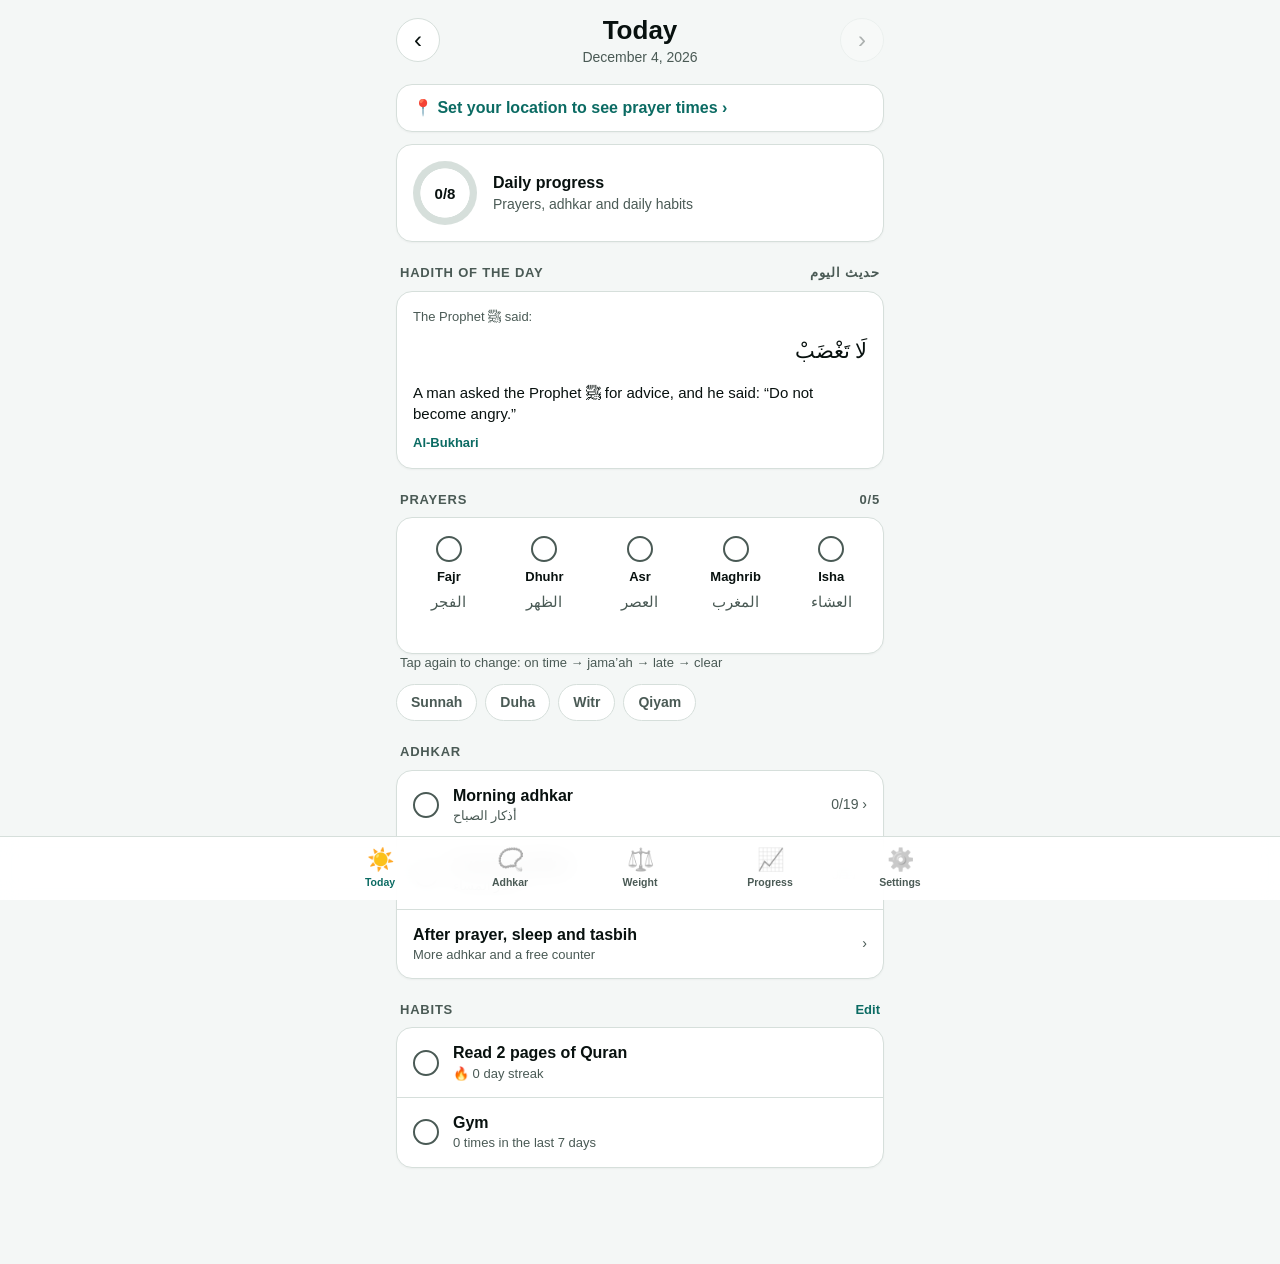
<file: index.html>
<!doctype html>
<meta charset="utf-8">
<meta name="viewport" content="width=device-width, initial-scale=1">
<title>Habits</title>
<meta http-equiv="refresh" content="0; url=habits/">
<script>location.replace('habits/');</script>
<a href="habits/">Open Habits</a>
</file>
<file: habits/styles.css>
:root {
  color-scheme: light;
  --bg: #f4f7f6;
  --card: #ffffff;
  --text: #08110f;
  --muted: #4a5a55;
  --line: #d6dfdb;
  --accent: #0b6b63;
  --accent-soft: #d3f0ea;
  --up: #b45309;
  --down: #15803d;
}
:root[data-theme="dark"] {
  color-scheme: dark;
  --bg: #0b1512;
  --card: #15221e;
  --text: #f1f7f5;
  --muted: #a3b5af;
  --line: #2a3d37;
  --accent: #2dd4bf;
  --accent-soft: #123b35;
  --up: #fbbf24;
  --down: #4ade80;
}
@media (prefers-color-scheme: dark) {
  :root[data-theme="auto"] {
    color-scheme: dark;
    --bg: #0b1512;
    --card: #15221e;
    --text: #f1f7f5;
    --muted: #a3b5af;
    --line: #2a3d37;
    --accent: #2dd4bf;
    --accent-soft: #123b35;
    --up: #fbbf24;
    --down: #4ade80;
  }
}

* { box-sizing: border-box; -webkit-tap-highlight-color: transparent; }
html { -webkit-text-size-adjust: 100%; }
body {
  margin: 0;
  background: var(--bg);
  color: var(--text);
  font: 16px/1.4 -apple-system, BlinkMacSystemFont, "Segoe UI", Roboto, sans-serif;
}
button, input { font: inherit; color: inherit; }
button { border: 0; background: none; padding: 0; cursor: pointer; text-align: inherit; }
[lang="ar"] { font-family: "Geeza Pro", "Noto Naskh Arabic", "Amiri", "Traditional Arabic", serif; }

main {
  max-width: 520px;
  margin: 0 auto;
  padding: calc(env(safe-area-inset-top) + 12px) 16px calc(env(safe-area-inset-bottom) + 96px);
}

h1 { margin: 0; font-size: 26px; }
h2 { margin: 0; font-size: 16px; }
h3 { margin: 22px 4px 8px; font-size: 13px; text-transform: uppercase; letter-spacing: .06em; color: var(--muted); }
h3 small, h3 .link { float: right; font-size: 13px; }
h3 .link { text-transform: none; letter-spacing: 0; padding: 4px 0 4px 16px; margin-top: -4px; }
p { margin: 0; }

.card { background: var(--card); border-radius: 16px; border: 1px solid var(--line); box-shadow: 0 1px 2px rgb(0 0 0 / .04); }

/* header */
.datebar { display: flex; align-items: center; gap: 8px; margin-bottom: 16px; }
.datebar > div { flex: 1; text-align: center; }
.datebar.plain > div { text-align: left; padding-left: 4px; }
.datebar p { color: var(--muted); font-size: 14px; }
.datebar button {
  width: 44px; height: 44px; border-radius: 50%; background: var(--card); border: 1px solid var(--line);
  font-size: 24px; line-height: 1; text-align: center;
}
.datebar button:disabled { opacity: .3; }

/* summary */
.summary { display: flex; align-items: center; gap: 16px; padding: 16px; }
.summary p { color: var(--muted); font-size: 14px; }
.ring {
  --p: 0;
  width: 64px; height: 64px; border-radius: 50%; flex: none; display: grid; place-items: center;
  background: radial-gradient(closest-side, var(--card) 76%, transparent 78%),
              conic-gradient(var(--accent) calc(var(--p) * 1%), var(--line) 0);
}
.ring b { font-size: 15px; }

/* check mark */
.check {
  width: 26px; height: 26px; flex: none; border-radius: 50%; border: 2px solid var(--muted);
  display: grid; place-items: center; font-style: normal;
}
.on > .check { background: var(--accent); border-color: var(--accent); }
.on > .check::after { content: "✓"; color: var(--card); font-size: 15px; font-weight: 700; }

/* prayers */
.prayers { display: grid; grid-template-columns: repeat(5, 1fr); padding: 6px; gap: 4px; }
.prayer { display: flex; flex-direction: column; align-items: center; gap: 6px; padding: 12px 2px; border-radius: 12px; }
.prayer span { font-size: 13px; font-weight: 600; }
.prayer em { font-style: normal; font-size: 15px; color: var(--muted); }
.prayer.on { background: var(--accent-soft); }

/* rows */
.rows { overflow: hidden; }
.row {
  display: flex; align-items: center; gap: 14px; width: 100%; padding: 14px 16px; min-height: 60px;
  border-bottom: 1px solid var(--line);
}
.row:last-child { border-bottom: 0; }
.row > span { flex: 1; font-weight: 600; }
.row small { display: block; font-weight: 400; font-size: 13px; color: var(--muted); }
.row > b { color: var(--muted); font-weight: 500; font-size: 14px; white-space: nowrap; }
.row.on > span { color: var(--accent); }
.row.log > span { font-weight: 400; font-size: 14px; }
.row.log > b { color: var(--text); font-weight: 600; }
.up { color: var(--up) !important; }
.down { color: var(--down) !important; }
.del { width: 36px; height: 36px; border-radius: 50%; color: var(--muted); text-align: center; }

/* segmented control */
.seg { display: flex; background: var(--line); border-radius: 12px; padding: 3px; gap: 3px; }
.seg button { flex: 1; text-align: center; padding: 10px 4px; border-radius: 10px; font-size: 14px; font-weight: 600; color: var(--muted); }
.seg button.on { background: var(--card); color: var(--text); }
.seg.small { margin: 16px 0 8px; }
.seg.small button { padding: 7px 4px; font-size: 13px; }

.bar { height: 6px; border-radius: 3px; background: var(--line); margin: 14px 0 6px; overflow: hidden; }
.bar i { display: block; height: 100%; background: var(--accent); transition: width .2s; }
.hint { color: var(--muted); font-size: 13px; margin: 0 4px 12px; display: flex; justify-content: space-between; }
.hint.center { justify-content: center; margin-top: 12px; }
.link { color: var(--accent); font-weight: 600; }
.empty { color: var(--muted); font-size: 14px; padding: 24px 16px; text-align: center; }

/* adhkar */
.dhikr { display: block; width: 100%; padding: 16px; margin-bottom: 10px; user-select: none; }
.dhikr small { display: block; color: var(--muted); font-size: 12px; margin-bottom: 6px; }
.dhikr p { font-size: 22px; line-height: 2; text-align: right; }
.dhikr .count {
  display: inline-block; margin-top: 10px; padding: 5px 14px; border-radius: 999px;
  background: var(--accent-soft); color: var(--accent); font-weight: 700; font-size: 14px;
}
.dhikr.on { background: var(--accent-soft); border-color: transparent; }
.dhikr.on .count { background: var(--accent); color: var(--card); }
.dhikr:active { transform: scale(.985); }

/* weight */
.weigh { display: grid; grid-template-columns: 1fr 1fr; gap: 12px; padding: 16px; }
.weigh label { font-size: 13px; color: var(--muted); min-width: 0; }
.weigh input {
  display: block; width: 100%; margin-top: 4px; padding: 10px; border-radius: 10px;
  border: 1px solid var(--line); background: var(--bg); font-size: 16px; min-height: 44px;
}
.weigh button {
  grid-column: 1 / -1; padding: 13px; border-radius: 12px; background: var(--accent); color: var(--card);
  font-weight: 700; text-align: center;
}
.stats { display: grid; grid-template-columns: repeat(3, 1fr); gap: 8px; margin-top: 12px; }
.stats .card { padding: 10px 6px; text-align: center; }
.stats small { display: block; color: var(--muted); font-size: 11px; }
.stats b { font-size: 18px; }
.chart { padding: 10px 6px 4px; }
.chart svg { display: block; width: 100%; height: auto; }
.chart text { fill: var(--muted); font-size: 10px; }
.chart .grid { stroke: var(--line); stroke-width: 1; }
.chart .line { fill: none; stroke: var(--accent); stroke-width: 2.2; stroke-linejoin: round; stroke-linecap: round; }
.chart .area { fill: var(--accent); opacity: .1; }
.chart circle { fill: var(--accent); }

/* progress */
.habit { padding: 14px 16px; margin-bottom: 10px; }
.habit .head { display: flex; gap: 12px; align-items: baseline; margin-bottom: 10px; }
.habit .head h2 { flex: 1; }
.habit .head span { color: var(--muted); font-size: 14px; }
.grid30 { display: grid; grid-template-columns: repeat(15, 1fr); gap: 4px; }
.grid30 i { aspect-ratio: 1; border-radius: 4px; background: var(--line); }
.grid30 i.part { background: color-mix(in srgb, var(--accent) calc(var(--l) * 70%), var(--line)); }
.grid30 i.full { background: var(--accent); }

/* tab bar */
#tabs {
  position: fixed; left: 0; right: 0; bottom: 0; display: flex; justify-content: center;
  background: color-mix(in srgb, var(--card) 92%, transparent); backdrop-filter: blur(12px);
  border-top: 1px solid var(--line); padding-bottom: env(safe-area-inset-bottom);
}
#tabs button {
  flex: 1; max-width: 130px; padding: 8px 0 10px; text-align: center; font-size: 11px; font-weight: 600; color: var(--muted);
}
#tabs button span { display: block; font-size: 22px; filter: grayscale(1); opacity: .6; }
#tabs button.on { color: var(--accent); }
#tabs button.on span { filter: none; opacity: 1; }

/* next prayer */
.next { display: flex; align-items: center; justify-content: space-between; gap: 12px; padding: 12px 16px; margin-bottom: 12px; }
.next small { display: block; color: var(--muted); font-size: 12px; }
.next b { font-size: 18px; margin-right: 8px; }
.next span, .next em { color: var(--muted); font-size: 14px; font-style: normal; white-space: nowrap; }
.link-card { width: 100%; color: var(--accent); font-weight: 600; }

/* prayer status */
.prayer small { font-size: 11px; font-weight: 600; color: var(--accent); }
.prayer.late { background: color-mix(in srgb, var(--up) 14%, var(--card)); }
.prayer.late > .check { background: var(--up); border-color: var(--up); }
.prayer.late small { color: var(--up); }
.prayer.jamaah > .check::after { content: "✓✓"; font-size: 11px; letter-spacing: -2px; }

/* chips */
.chips { display: flex; flex-wrap: wrap; gap: 8px; }
.chips button {
  padding: 8px 14px; border-radius: 999px; background: var(--card); border: 1px solid var(--line);
  font-size: 14px; font-weight: 600; color: var(--muted); white-space: nowrap;
}
.chips button.on { background: var(--accent); border-color: var(--accent); color: var(--card); }
.chips.scroll { flex-wrap: nowrap; overflow-x: auto; margin: 0 -16px; padding: 0 16px 4px; scrollbar-width: none; }
.chips.scroll::-webkit-scrollbar { display: none; }

/* editable rows and small forms */
.row.edit { gap: 8px; }
.row.edit input[type="text"], .row.edit input[type="number"], .gymlog input, select {
  flex: 1; min-width: 0; padding: 9px 10px; border-radius: 10px; border: 1px solid var(--line);
  background: var(--bg); font-size: 16px; min-height: 42px;
}
.row.edit label { font-size: 13px; color: var(--muted); display: flex; align-items: center; gap: 4px; white-space: nowrap; }
.row.edit input[type="checkbox"] { width: 18px; height: 18px; accent-color: var(--accent); }
.add { padding: 10px 16px; border-radius: 10px; background: var(--accent); color: var(--card); font-weight: 700; }
label.row { cursor: pointer; }
label.row select { flex: 1.4; max-width: 62%; }
.row.times { justify-content: space-between; gap: 4px; }
.row.times > span { flex: none; text-align: center; font-size: 12px; font-weight: 400; color: var(--muted); }
.row.times b { display: block; font-size: 15px; color: var(--text); }
.gymlog { padding: 12px 16px 14px; border-bottom: 1px solid var(--line); background: var(--bg); }
.gymlog:last-child { border-bottom: 0; }
.gymlog label { display: flex; align-items: center; gap: 10px; margin-top: 12px; font-size: 14px; color: var(--muted); }
.gymlog input { flex: none; width: 90px; background: var(--card); }

/* tasbih */
.tasbih { padding: 16px; margin-top: 14px; text-align: center; }
.tasbih .seg.small { margin: 0 0 20px; }
.tap {
  width: 210px; height: 210px; border-radius: 50%; margin: 0 auto 16px; display: grid; place-content: center; text-align: center;
  background: var(--accent-soft); border: 6px solid var(--accent); user-select: none; touch-action: manipulation;
}
.tap b { font-size: 64px; line-height: 1; color: var(--accent); }
.tap small { color: var(--muted); font-size: 14px; margin-top: 6px; }
.tap.full { background: var(--accent); }
.tap.full b, .tap.full small { color: var(--card); }
.tap:active { transform: scale(.97); }

/* chart goal */
.chart .goal { stroke: var(--up); stroke-width: 1.4; stroke-dasharray: 5 4; }
.chart .goal-label { fill: var(--up); font-weight: 700; }
.row.log small { margin-top: 2px; }
#tabs button { font-size: 10.5px; }

/* hadith of the day */
.hadith { padding: 16px; }
.hadith small { display: block; color: var(--muted); font-size: 13px; }
.hadith p[lang="ar"] { font-size: 21px; line-height: 1.9; text-align: right; margin: 6px 0 10px; }
.hadith .en { font-size: 15px; }
.hadith em { display: block; margin-top: 10px; font-style: normal; font-size: 13px; font-weight: 600; color: var(--accent); }

/* weight screen */
.hero { padding: 18px 18px 16px; }
.hero > small { color: var(--muted); font-size: 13px; }
.hero > p { color: var(--muted); font-size: 14px; }
.big { font-size: 52px; font-weight: 800; line-height: 1.1; letter-spacing: -.02em; margin: 2px 0 10px; display: flex; align-items: baseline; flex-wrap: wrap; gap: 6px; }
.big.muted { color: var(--line); }
.big span { font-size: 18px; font-weight: 600; color: var(--muted); letter-spacing: 0; }
.big em { margin-left: auto; font-size: 14px; font-weight: 500; font-style: normal; color: var(--muted); letter-spacing: 0; }
.big em b { font-size: 16px; }
.hero .bar { height: 8px; border-radius: 4px; margin: 4px 0 8px; }
.ends { display: flex; justify-content: space-between; align-items: baseline; gap: 8px; font-size: 13px; color: var(--muted); }
.ends b { color: var(--accent); font-size: 14px; }

.logger { padding: 16px; margin-top: 12px; }
.logtop { display: flex; align-items: center; justify-content: space-between; gap: 12px; margin-bottom: 14px; }
.logtop input {
  -webkit-appearance: none; appearance: none; flex: none; width: auto; min-width: 0; max-width: 55%; min-height: 36px;
  padding: 6px 12px; border-radius: 999px; border: 1px solid var(--line); background: var(--bg);
  font-size: 14px; font-weight: 600; color: var(--accent);
}
.logtop input::-webkit-date-and-time-value { text-align: center; }
.stepper { display: flex; align-items: center; gap: 12px; margin-bottom: 14px; }
.stepper > button {
  flex: none; width: 56px; height: 56px; border-radius: 50%; background: var(--accent-soft); color: var(--accent);
  font-size: 30px; font-weight: 600; line-height: 1; text-align: center; touch-action: manipulation;
}
.stepper > button:active { transform: scale(.94); }
.stepper label { flex: 1; min-width: 0; display: flex; align-items: baseline; justify-content: center; gap: 6px; border-bottom: 2px solid var(--line); padding-bottom: 4px; }
.stepper label:focus-within { border-color: var(--accent); }
.stepper input {
  -webkit-appearance: none; appearance: textfield; -moz-appearance: textfield; width: 4.2ch; min-width: 0; box-sizing: content-box;
  border: 0; outline: 0; background: none; padding: 0; text-align: center; font-size: 40px; font-weight: 800;
}
.stepper input::-webkit-outer-spin-button, .stepper input::-webkit-inner-spin-button { -webkit-appearance: none; margin: 0; }
.stepper label span { color: var(--muted); font-weight: 600; }
.primary { display: block; width: 100%; padding: 14px; border-radius: 12px; background: var(--accent); color: var(--card); font-weight: 700; text-align: center; }
.primary:active { opacity: .85; }

.chart { margin-top: 12px; padding: 14px 8px 6px; }
.charthead { display: flex; align-items: center; justify-content: space-between; padding: 0 8px 6px; }
.charthead .seg.small { margin: 0; width: 170px; }

.goalbox { margin-top: 12px; overflow: hidden; }
.goalbox summary { display: flex; align-items: center; justify-content: space-between; gap: 12px; padding: 16px; font-weight: 600; cursor: pointer; list-style: none; }
.goalbox summary::-webkit-details-marker { display: none; }
.goalbox summary b { color: var(--muted); font-weight: 500; font-size: 14px; }
.goalbox summary b::after { content: " ›"; }
.goalbox[open] summary b::after { content: " ⌄"; }
.goalbox .weigh { padding-top: 0; }
.weigh input { -webkit-appearance: none; appearance: none; }
.row.more { justify-content: center; color: var(--accent); font-weight: 600; min-height: 48px; }
</file>
